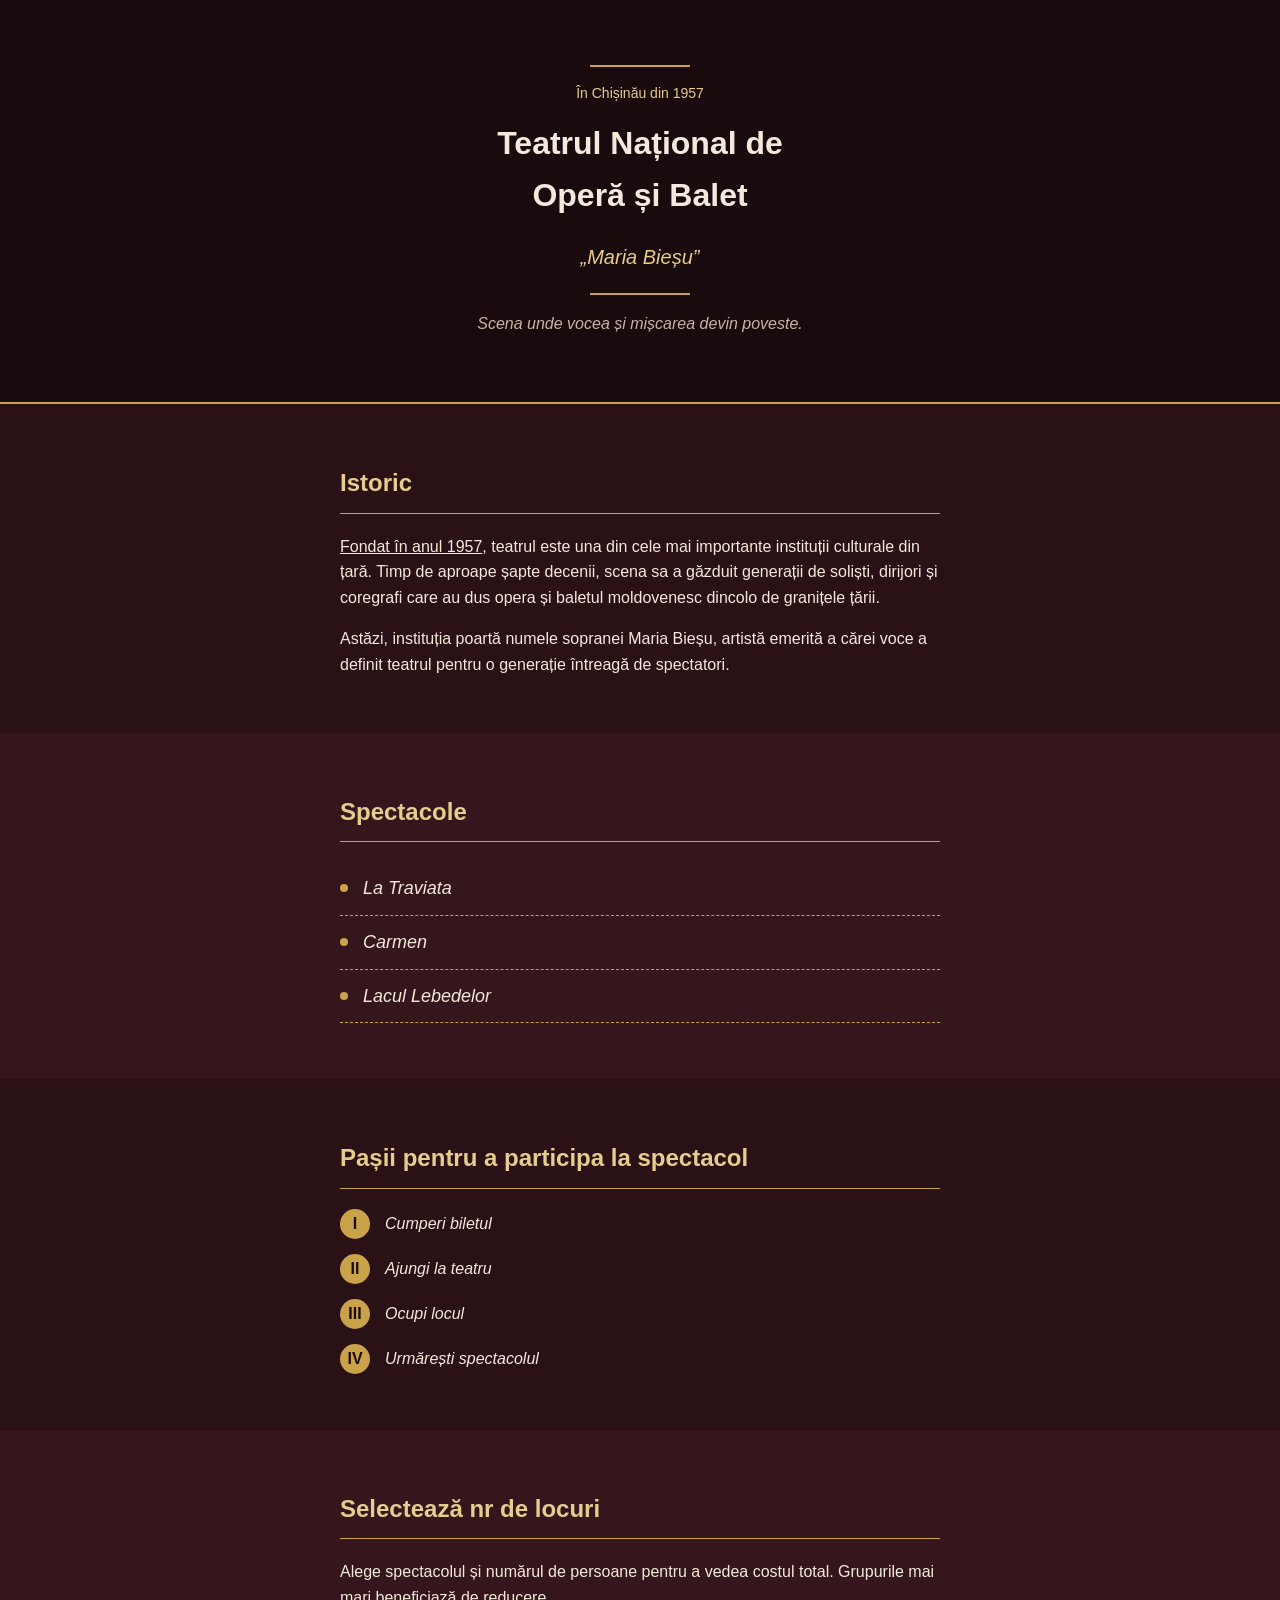
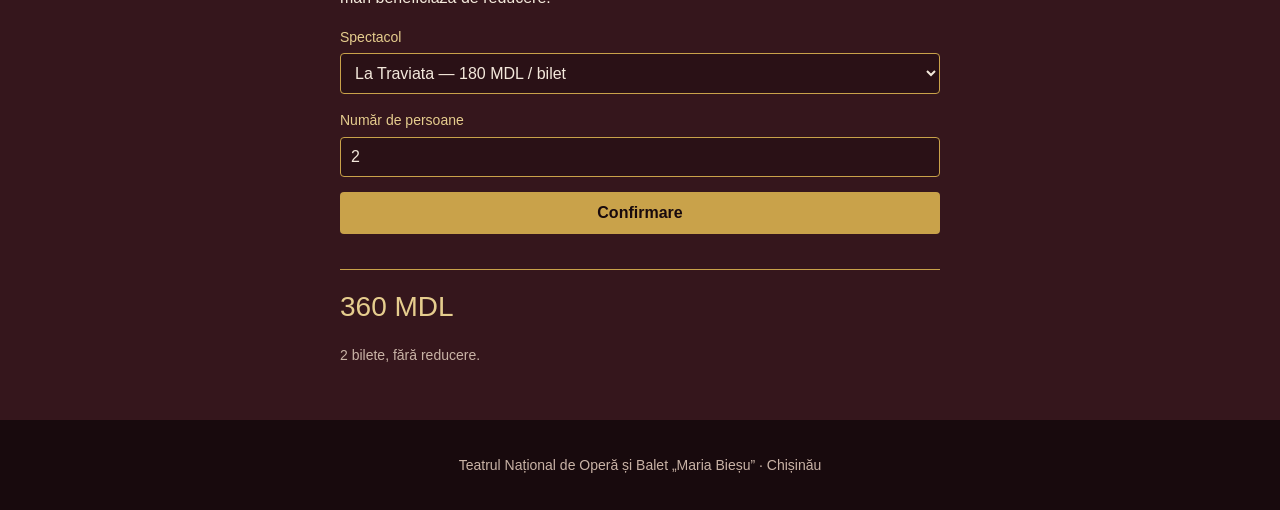
<file: lab1/index.html>
<!DOCTYPE html>
<html lang="ro">

<head>
    <meta charset="UTF-8">
    <meta name="viewport" content="width=device-width, initial-scale=1.0">
    <title>Teatrul Național de Operă și Balet „Maria Bieșu”</title>
    <link rel="preconnect" href="https://fonts.googleapis.com">
    <link rel="preconnect" href="https://fonts.gstatic.com" crossorigin>
    <link href="https://fonts.googleapis.com/css2?family=Cormorant+Garamond:ital,wght@0,400;0,500;0,600;1,500&family=Inter:wght@400;500;600&display=swap" rel="stylesheet">
    <link rel="stylesheet" href="style.css">
</head>

<body>

    <header class="hero">
        <div class="hero__rule" aria-hidden="true"></div>
        <p class="hero__eyebrow"> În Chișinău din 1957</p>
        <h1 class="hero__title">Teatrul Național de<br>Operă și Balet</h1>
        <p class="hero__signature">„Maria Bieșu”</p>
        <div class="hero__rule" aria-hidden="true"></div>
        <p class="hero__sub">Scena unde vocea și mișcarea devin poveste.</p>
    </header>

    <main>

        <section class="section" id="istoric">
            <h2 class="section__title">Istoric</h2>
            <div class="section__body">
                <p class="drop"><u>Fondat în anul 1957</u>, teatrul este una din cele mai importante instituții
                    culturale din țară. Timp de aproape șapte decenii, scena sa a găzduit generații de soliști,
                    dirijori și coregrafi care au dus opera și baletul moldovenesc dincolo de granițele țării.</p>
                <p>Astăzi, instituția poartă numele sopranei Maria Bieșu, artistă emerită a cărei voce a definit
                    teatrul pentru o generație întreagă de spectatori.</p>
            </div>
        </section>

        <section class="section section--dark" id="spectacole">
            <h2 class="section__title">Spectacole</h2>
            <ul class="playbill">
                <li class="playbill__item">
                    <span class="playbill__mark" aria-hidden="true"></span>
                    <i>La Traviata</i>
                </li>
                <li class="playbill__item">
                    <span class="playbill__mark" aria-hidden="true"></span>
                    <i>Carmen</i>
                </li>
                <li class="playbill__item">
                    <span class="playbill__mark" aria-hidden="true"></span>
                    <i>Lacul Lebedelor</i>
                </li>
            </ul>
        </section>

        <section class="section" id="pasi">
            <h2 class="section__title">Pașii pentru a participa la spectacol</h2>
            <ol class="steps">
                <li class="steps__item">
                    <span class="steps__num">I</span>
                    <span class="steps__text"><i>Cumperi biletul</i></span>
                </li>
                <li class="steps__item">
                    <span class="steps__num">II</span>
                    <span class="steps__text"><i>Ajungi la teatru</i></span>
                </li>
                <li class="steps__item">
                    <span class="steps__num">III</span>
                    <span class="steps__text"><i>Ocupi locul</i></span>
                </li>
                <li class="steps__item">
                    <span class="steps__num">IV</span>
                    <span class="steps__text"><i>Urmărești spectacolul</i></span>
                </li>
            </ol>
        </section>

        <section class="section section--dark" id="calculator">
            <h2 class="section__title">Selectează nr de locuri</h2>
            <p class="calc__intro">Alege spectacolul și numărul de persoane pentru a vedea costul total. Grupurile
                mai mari beneficiază de reducere.</p>

            <div class="calc">
                <div class="calc__field">
                    <label for="spectacol">Spectacol</label>
                    <select id="spectacol">
                        <option value="180">La Traviata — 180 MDL / bilet</option>
                        <option value="160">Carmen — 160 MDL / bilet</option>
                        <option value="150">Lacul Lebedelor — 150 MDL / bilet</option>
                    </select>
                </div>

                <div class="calc__field">
                    <label for="persoane">Număr de persoane</label>
                    <input type="number" id="persoane" min="1" max="50" value="2" step="1">
                </div>

                <button type="button" onclick="info()"  id="calculeazaBtn" class="calc__button">Confirmare</button>

                <div class="calc__result" id="rezultat" aria-live="polite">
                    <p class="calc__price">— MDL</p>
                    <p class="calc__note">Completează datele de mai sus.</p>
                </div>
            </div>
        </section>

    </main>

    <footer class="footer">
        <p>Teatrul Național de Operă și Balet „Maria Bieșu” · Chișinău</p>
    </footer>

    <script src="script.js"></script>
</body>

</html>
</file>
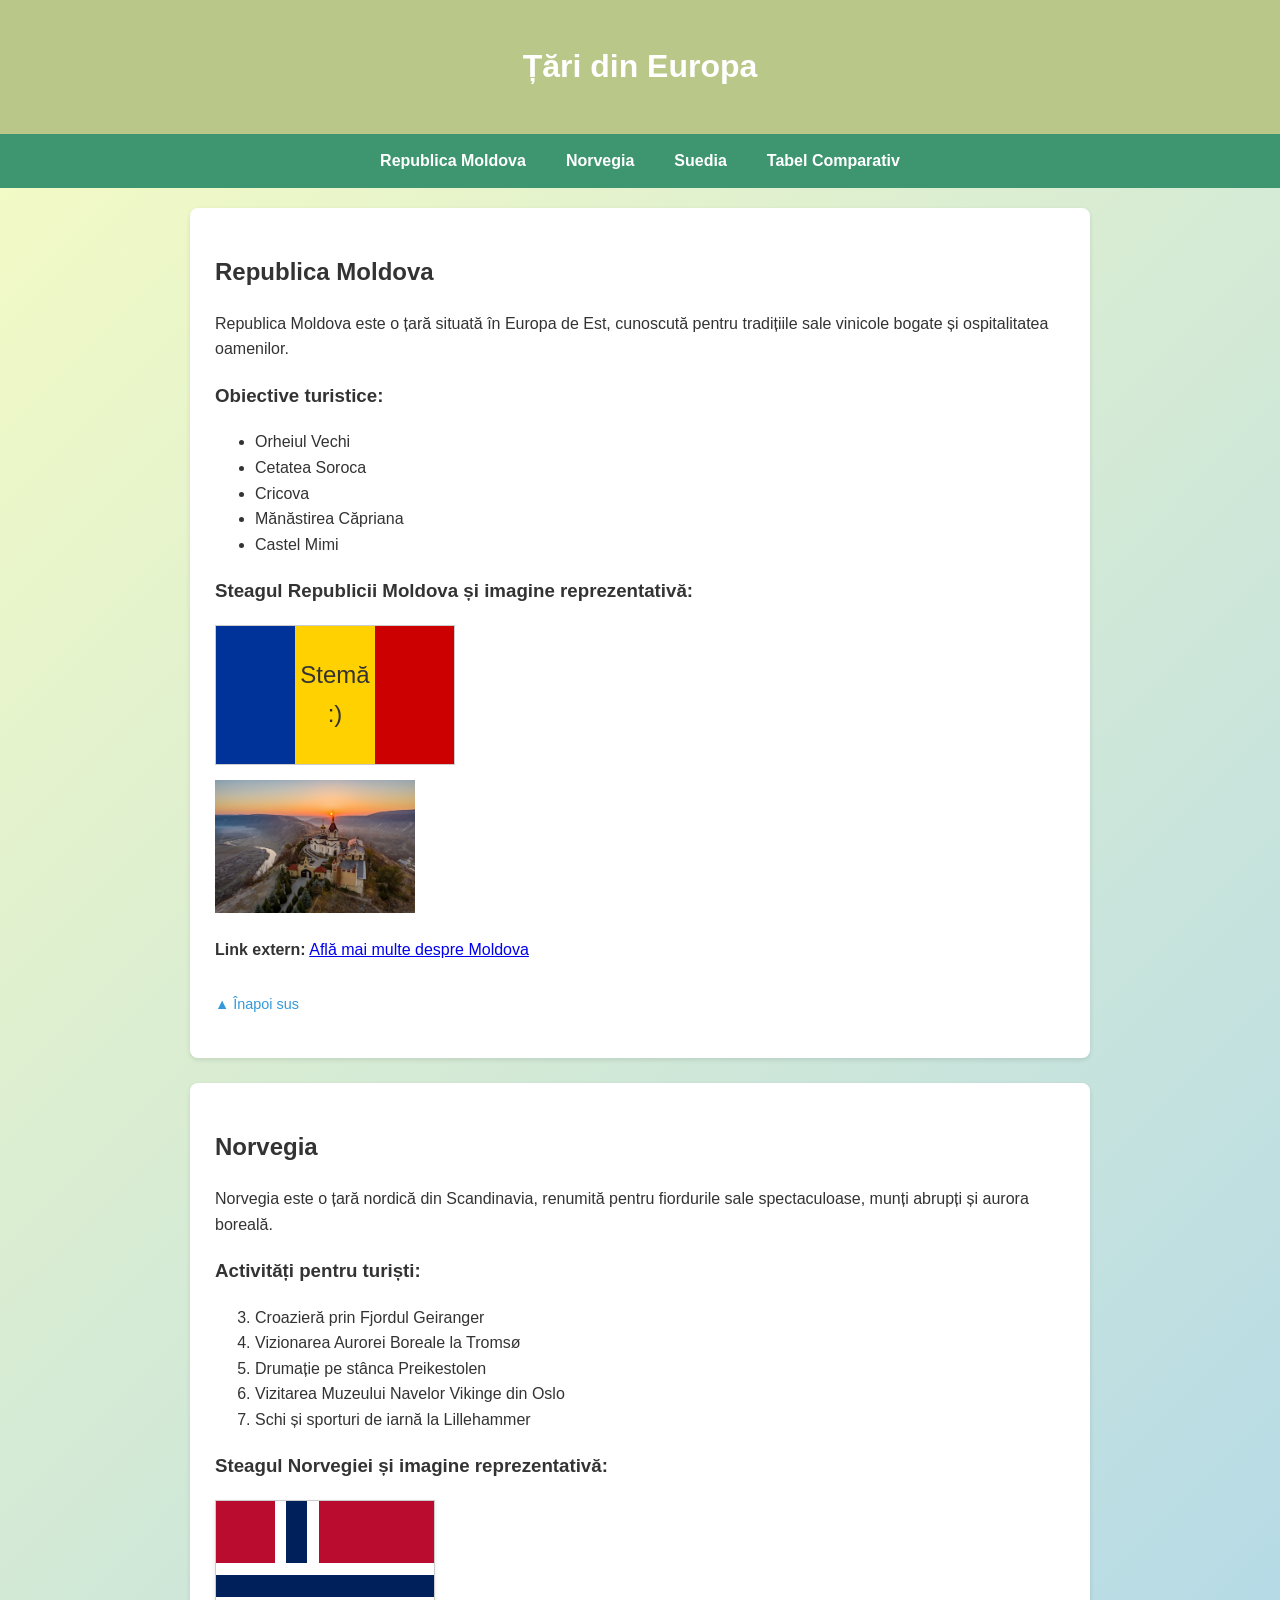
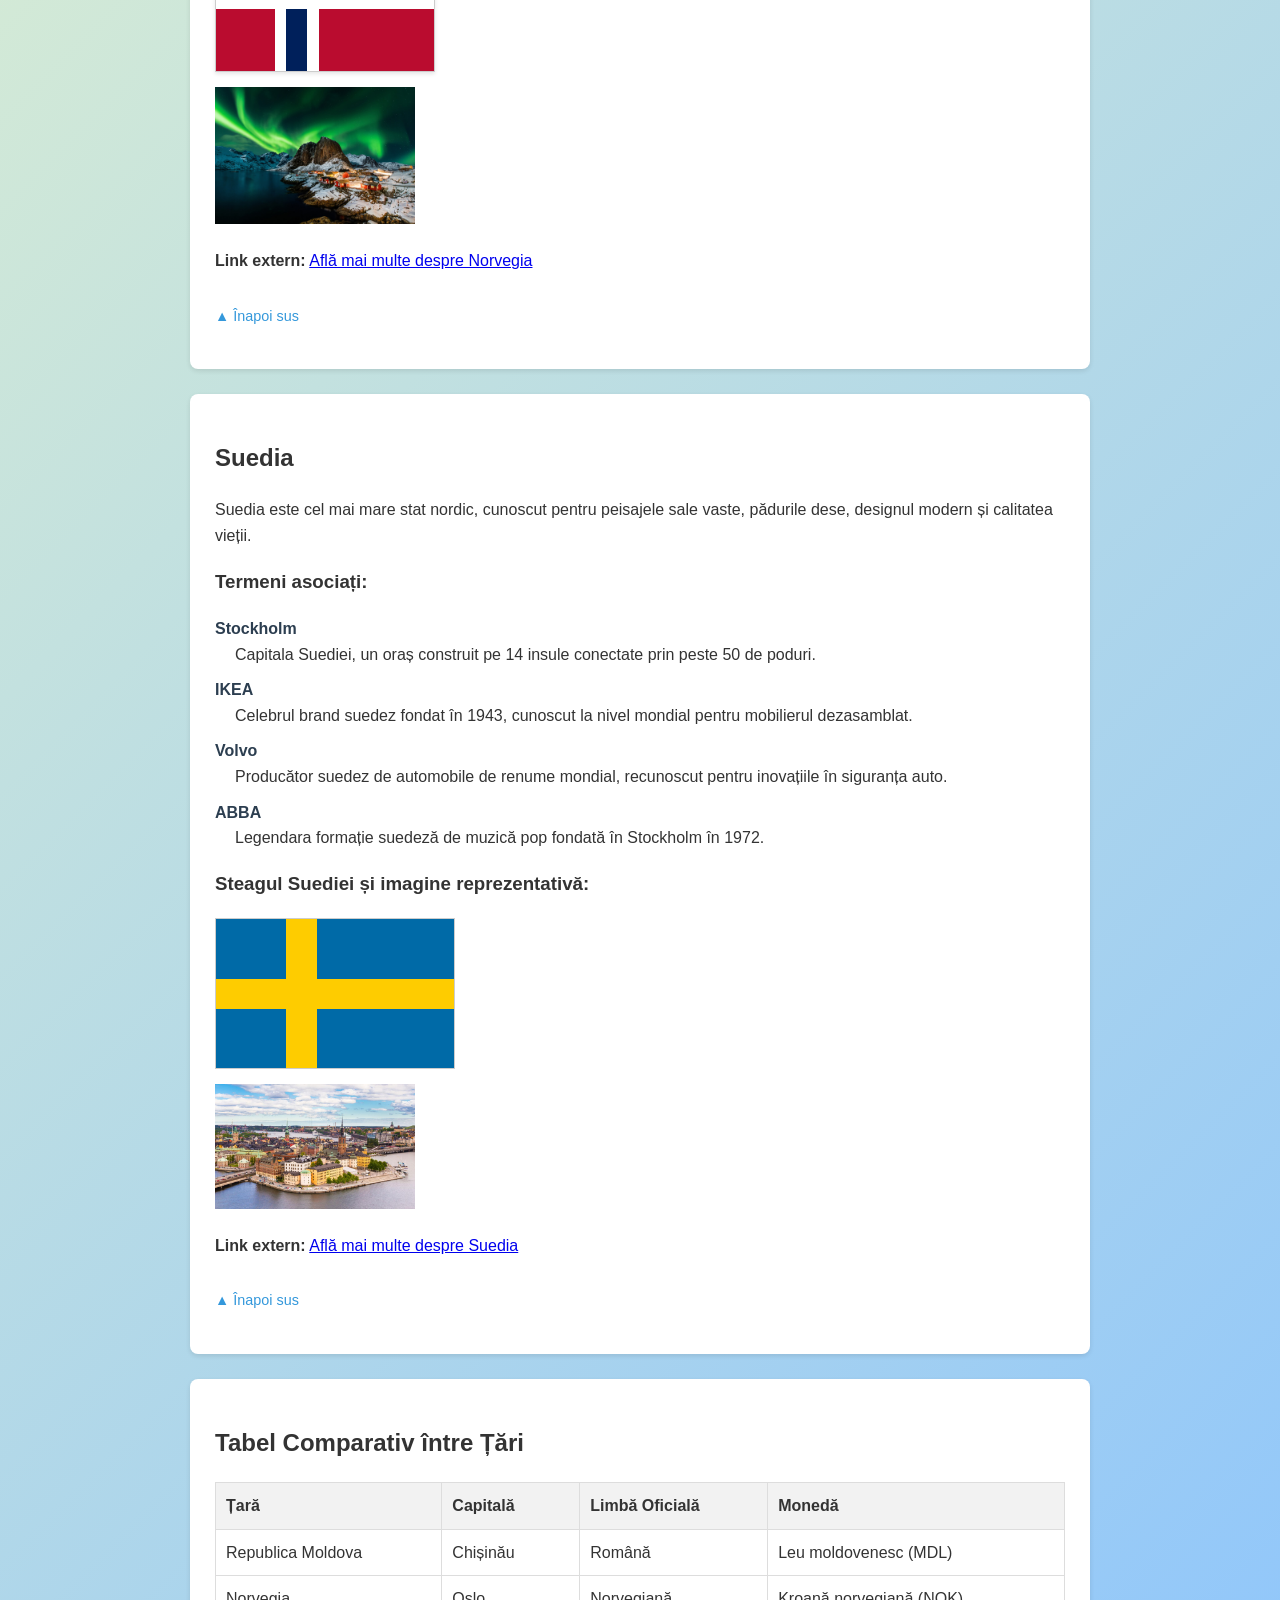
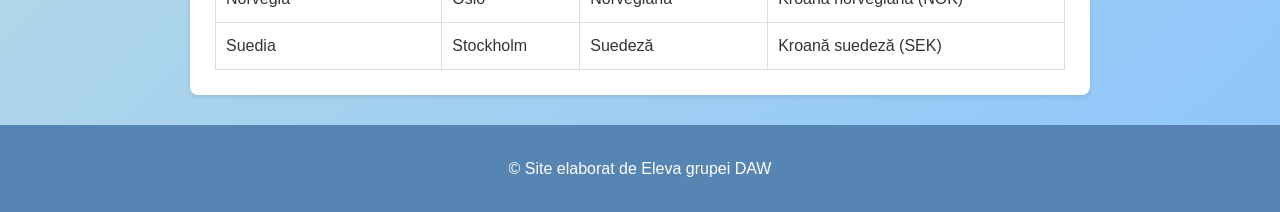
<file: lab2/index.html>
<!DOCTYPE html>
<html lang="ro">

<head>
    <meta charset="UTF-8">
    <meta name="viewport" content="width=device-width, initial-scale=1.0">
    <title>Informații despre Țări - Moldova, Norvegia, Suedia</title>
    <link rel="stylesheet" href="style.css">
</head>

<body>

    <header id="top">
        <h1>Țări din Europa</h1>
    </header>


    <nav>
        <ul>
            <li><a href="#moldova">Republica Moldova</a></li>
            <li><a href="#norvegia">Norvegia</a></li>
            <li><a href="#suedia">Suedia</a></li>
            <li><a href="#comparatie">Tabel Comparativ</a></li>
        </ul>
    </nav>


    <div class="container">

        <div id="moldova" class="country-card">
            <section>
                <h2>Republica Moldova</h2>
                <p>Republica Moldova este o țară situată în Europa de Est, cunoscută pentru tradițiile sale vinicole
                    bogate și ospitalitatea oamenilor.</p>

                <h3>Obiective turistice:</h3>
                <ul>
                    <li>Orheiul Vechi</li>
                    <li>Cetatea Soroca</li>
                    <li>Cricova</li>
                    <li>Mănăstirea Căpriana</li>
                    <li>Castel Mimi</li>
                </ul>

                <h3>Steagul Republicii Moldova și imagine reprezentativă:</h3>
                <div class="flag-and-image-container">
                    <table class="flag flag-moldova">
                        <tr>
                            <td class="blue"></td>
                            <td class="yellow"><span class="emblem">Stemă :)</span></td>
                            <td class="red"></td>
                        </tr>
                    </table>
                    <img src="R.Moldova.jpg" alt="Peisaj Republica Moldova - Orheiul Vechi" class="flag-country-img"
                        width="200">
                </div>

                <p><strong>Link extern:</strong> <a href="https://ro.wikipedia.org/wiki/Republica_Moldova"
                        target="_blank">Află mai multe despre Moldova</a></p>

                <p><a href="#top" class="back-top">▲ Înapoi sus</a></p>
            </section>
        </div>

        <div id="norvegia" class="country-card">
            <section>
                <h2>Norvegia</h2>
                <p>Norvegia este o țară nordică din Scandinavia, renumită pentru fiordurile sale spectaculoase, munți
                    abrupți și aurora boreală.</p>

                <h3>Activități pentru turiști:</h3>
                <ol start="3">
                    <li>Croazieră prin Fjordul Geiranger</li>
                    <li>Vizionarea Aurorei Boreale la Tromsø</li>
                    <li>Drumație pe stânca Preikestolen</li>
                    <li>Vizitarea Muzeului Navelor Vikinge din Oslo</li>
                    <li>Schi și sporturi de iarnă la Lillehammer</li>
                </ol>

                <h3>Steagul Norvegiei și imagine reprezentativă:</h3>
                <div class="flag-and-image-container">
                    <table class="flag-norway">
                        <tr>
                            <td class="bg-red w-red-left h-top"></td>
                            <td class="bg-white w-white-v"></td>
                            <td class="bg-blue w-blue-v"></td>
                            <td class="bg-white w-white-v"></td>
                            <td class="bg-red w-red-right h-top"></td>
                        </tr>
                        <tr>
                            <td class="bg-white h-white-h" colspan="5"></td>
                        </tr>
                        <tr>
                            <td class="bg-blue h-blue-h" colspan="5"></td>
                        </tr>
                        <tr>
                            <td class="bg-white h-white-h" colspan="5"></td>
                        </tr>
                        <tr>
                            <td class="bg-red w-red-left h-bottom"></td>
                            <td class="bg-white w-white-v"></td>
                            <td class="bg-blue w-blue-v"></td>
                            <td class="bg-white w-white-v"></td>
                            <td class="bg-red w-red-right h-bottom"></td>
                        </tr>
                    </table>
                    <img src="Norvegia.jpg" alt="Peisaj Norvegia - Fiorduri" class="flag-country-img" width="200">
                </div>

                <p><strong>Link extern:</strong> <a href="https://ro.wikipedia.org/wiki/Norvegia" target="_blank">Află
                        mai multe despre Norvegia</a></p>

                <p><a href="#top" class="back-top">▲ Înapoi sus</a></p>
            </section>
        </div>

        <div id="suedia" class="country-card">
            <section>
                <h2>Suedia</h2>
                <p>Suedia este cel mai mare stat nordic, cunoscut pentru peisajele sale vaste, pădurile dese, designul
                    modern și calitatea vieții.</p>

                <h3>Termeni asociați:</h3>
                <dl>
                    <dt>Stockholm</dt>
                    <dd>Capitala Suediei, un oraș construit pe 14 insule conectate prin peste 50 de poduri.</dd>

                    <dt>IKEA</dt>
                    <dd>Celebrul brand suedez fondat în 1943, cunoscut la nivel mondial pentru mobilierul dezasamblat.
                    </dd>

                    <dt>Volvo</dt>
                    <dd>Producător suedez de automobile de renume mondial, recunoscut pentru inovațiile în siguranța
                        auto.</dd>

                    <dt>ABBA</dt>
                    <dd>Legendara formație suedeză de muzică pop fondată în Stockholm în 1972.</dd>
                </dl>

                <h3>Steagul Suediei și imagine reprezentativă:</h3>
                <div class="flag-and-image-container">
                    <table class="flag flag-sweden">
                        <tr class="row-top">
                            <td class="sw-blue"></td>
                            <td class="sw-yellow"></td>
                            <td class="sw-blue"></td>
                        </tr>
                        <tr class="row-middle">
                            <td class="sw-yellow" colspan="3"></td>
                        </tr>
                        <tr class="row-bottom">
                            <td class="sw-blue"></td>
                            <td class="sw-yellow"></td>
                            <td class="sw-blue"></td>
                        </tr>
                    </table>
                    <img src="Suedia.jpg" alt="Peisaj Suedia - Stockholm" class="flag-country-img" width="200">
                </div>

                <p><strong>Link extern:</strong> <a href="https://ro.wikipedia.org/wiki/Suedia" target="_blank">Află mai
                        multe despre Suedia</a></p>

                <p><a href="#top" class="back-top">▲ Înapoi sus</a></p>
            </section>
        </div>

        <div id="comparatie" class="country-card">
            <h2>Tabel Comparativ între Țări</h2>
            <table class="comparison-table">
                <thead>
                    <tr>
                        <th>Țară</th>
                        <th>Capitală</th>
                        <th>Limbă Oficială</th>
                        <th>Monedă</th>
                    </tr>
                </thead>
                <tbody>
                    <tr>
                        <td>Republica Moldova</td>
                        <td>Chișinău</td>
                        <td>Română</td>
                        <td>Leu moldovenesc (MDL)</td>
                    </tr>
                    <tr>
                        <td>Norvegia</td>
                        <td>Oslo</td>
                        <td>Norvegiană</td>
                        <td>Kroană norvegiană (NOK)</td>
                    </tr>
                    <tr>
                        <td>Suedia</td>
                        <td>Stockholm</td>
                        <td>Suedeză</td>
                        <td>Kroană suedeză (SEK)</td>
                    </tr>
                </tbody>
            </table>
        </div>

    </div>

    <footer>
        <p>&copy; Site elaborat de Eleva grupei DAW</p>
    </footer>

    <script src="script.js"></script>
</body>

</html>
</file>
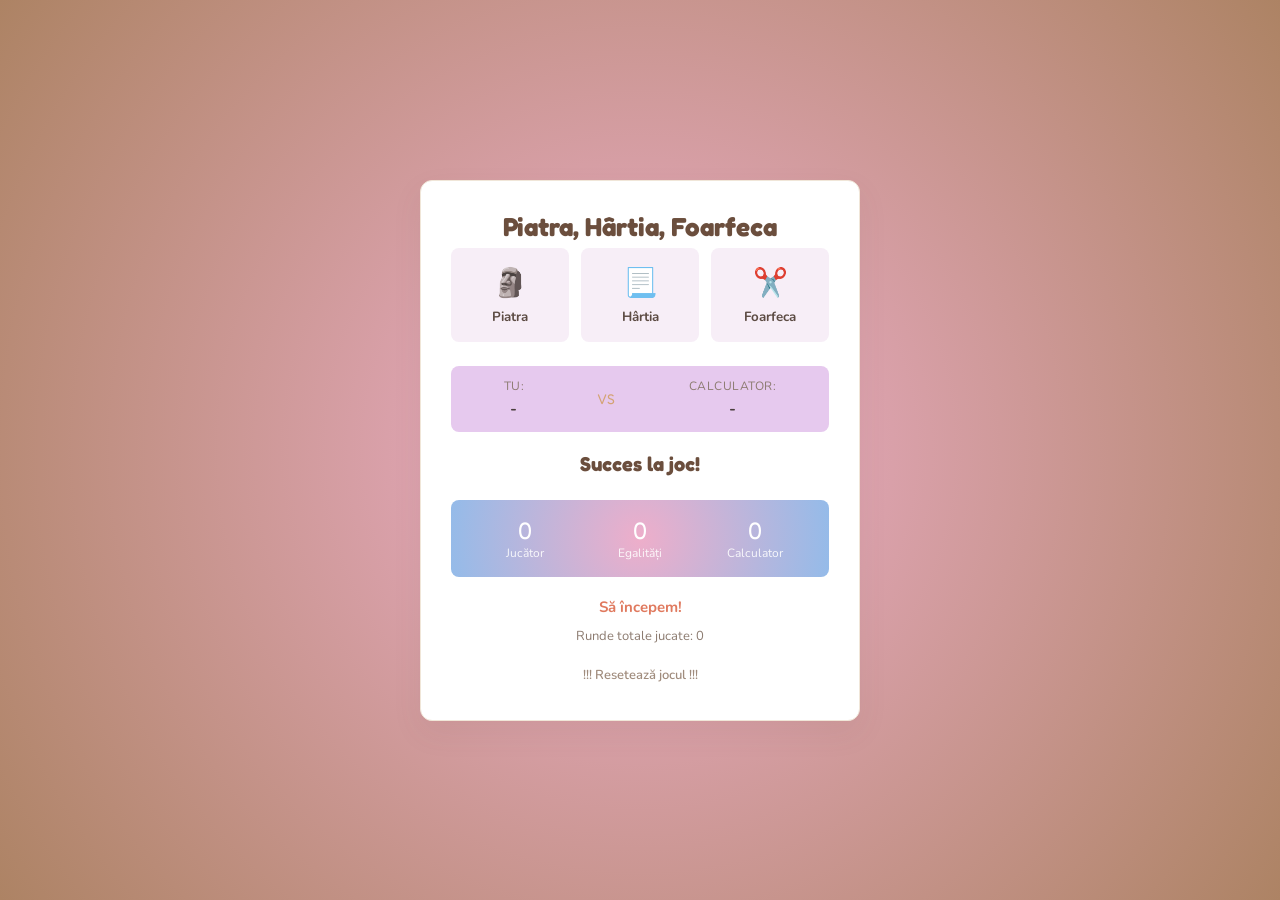
<file: lab3/index.html>
<!DOCTYPE html>
<html lang="ro">
<head>
    <meta charset="UTF-8">
    <meta name="viewport" content="width=device-width, initial-scale=1.0">
    <title>Piatra, Hârtia, Foarfeca</title>
    <link rel="preconnect" href="https://fonts.googleapis.com">
    <link rel="preconnect" href="https://fonts.gstatic.com" crossorigin>
    <link href="https://fonts.googleapis.com/css2?family=Fredoka:wght@400;600&family=Nunito:wght@400;600;700&display=swap" rel="stylesheet">
    <link rel="stylesheet" href="style.css">
</head>
<body>

    <div class="card-joc">
        <header>
            <h1>Piatra, Hârtia, Foarfeca</h1>
        </header>

        <div class="zona-butoane">
            <button id="btn-piatra" class="btn-alegere">
                <span class="emoji">🗿</span>
                <span>Piatra</span>
            </button>
            <button id="btn-hartia" class="btn-alegere">
                <span class="emoji">📃</span>
                <span>Hârtia</span>
            </button>
            <button id="btn-foarfeca" class="btn-alegere">
                <span class="emoji">✂️</span>
                <span>Foarfeca</span>
            </button>
        </div>

        <div class="zona-duel">
            <div class="caseta-alegere">
                <span class="eticheta">Tu:</span>
                <span id="alegere-jucator" class="valoare-alegere">-</span>
            </div>
            <div class="versus">VS</div>
            <div class="caseta-alegere">
                <span class="eticheta">Calculator:</span>
                <span id="alegere-calc" class="valoare-alegere">-</span>
            </div>
        </div>

        <div class="zona-rezultat">
            <h2 id="rezultat-runda">Succes la joc!</h2>
        </div>

        <div class="panou-scor">
            <div class="coloana-scor">
                <span class="numar-scor" id="scor-jucator">0</span>
                <span class="titlu-scor">Jucător</span>
            </div>
            <div class="coloana-scor">
                <span class="numar-scor" id="scor-egala">0</span>
                <span class="titlu-scor">Egalități</span>
            </div>
            <div class="coloana-scor">
                <span class="numar-scor" id="scor-calc">0</span>
                <span class="titlu-scor">Calculator</span>
            </div>
        </div>

        <footer>
            <p id="mesaj-lider" class="status-joc">Să începem!</p>
            <p class="runde-info">Runde totale jucate: <span id="runde-totale">0</span></p>
            <button id="btn-reset" class="btn-reset">!!! Resetează jocul !!!</button>
        </footer>
    </div>

    <script src="script.js"></script>
</body>
</html>
</file>
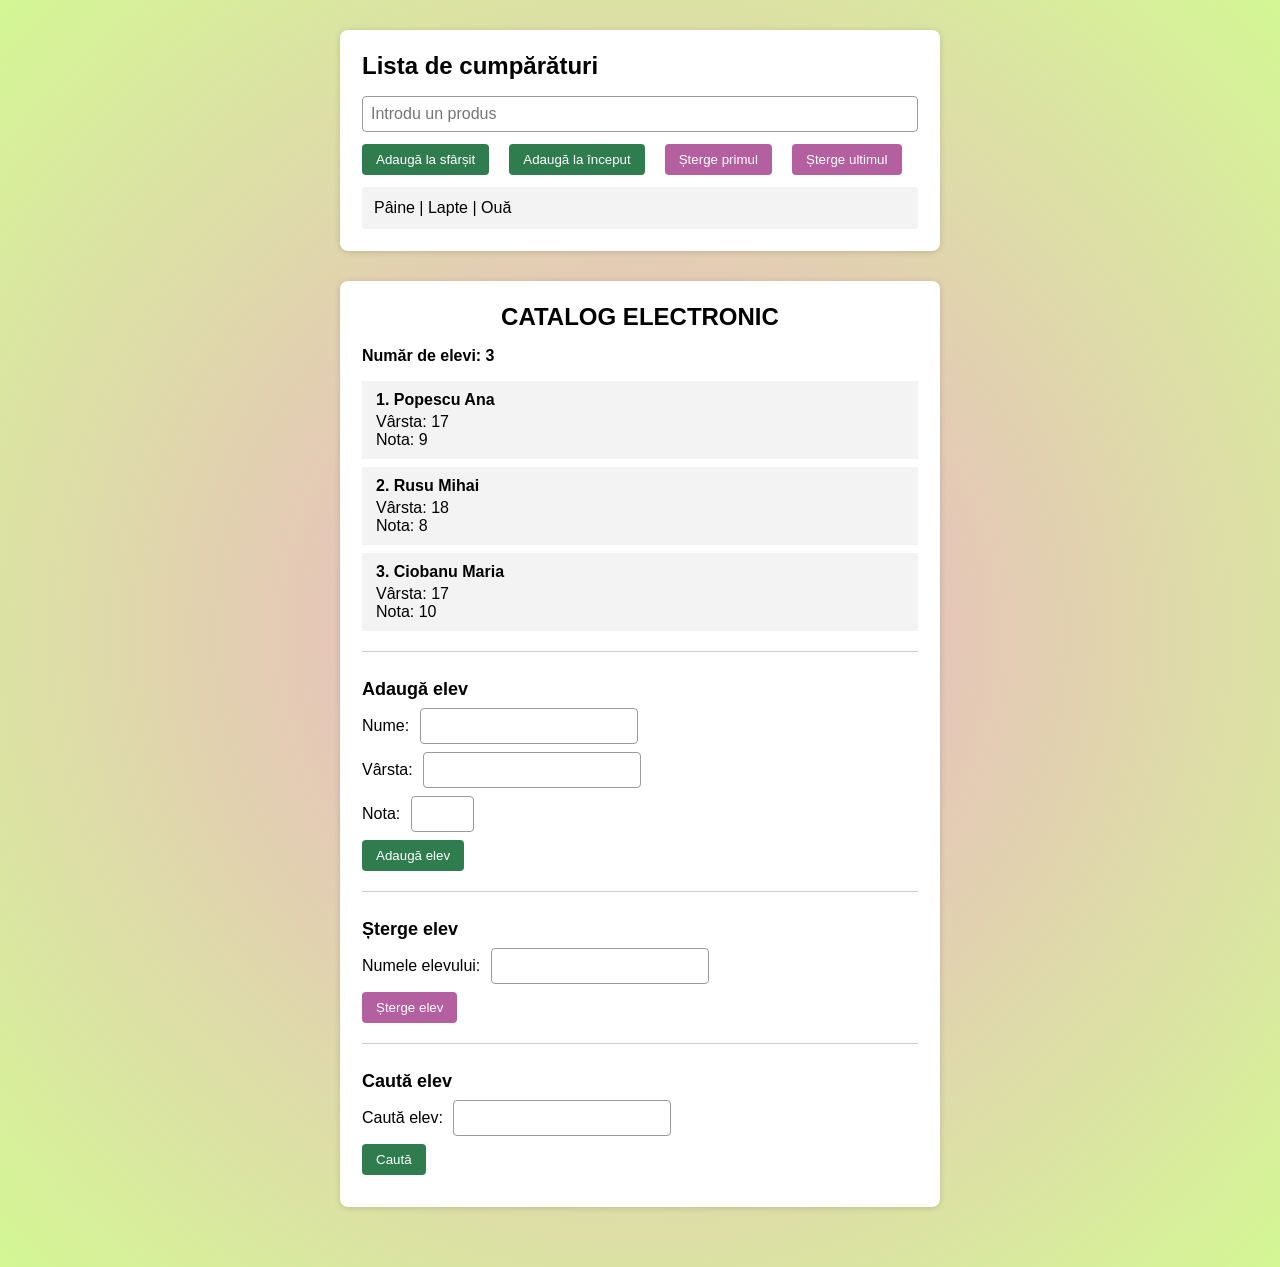
<file: lab4/index.html>
<!DOCTYPE html>
<html lang="ro">
<head>
  <meta charset="UTF-8">
  <meta name="viewport" content="width=device-width, initial-scale=1">
  <title>Laborator 4 – Liste și metodele Array</title>
  <link rel="stylesheet" href="style.css">
</head>
<body>


  
  <div class="card">
    <h1>Lista de cumpărături</h1>

    <input type="text" id="produs" placeholder="Introdu un produs">

    <div class="butoane">
      <button id="btnSfarsit">Adaugă la sfârșit</button>
      <button id="btnInceput">Adaugă la început</button>
      <button id="btnPrimul" class="sterge">Șterge primul</button>
      <button id="btnUltimul" class="sterge">Șterge ultimul</button>
    </div>

    <div id="lista"></div>
  </div>

 
  <div class="card">
    <h1 class="centru">CATALOG ELECTRONIC</h1>
    <p class="numar">Număr de elevi: <span id="numar">0</span></p>
    <div id="catalog"></div>

    <section>
      <h2>Adaugă elev</h2>
      <label>Nume: <input type="text" id="nume"></label>
      <label>Vârsta: <input type="number" id="varsta" min="1"></label>
      <label>Nota: <input type="number" id="nota" min="1" max="10"></label>
      <button id="btnAdauga">Adaugă elev</button>
    </section>

    <section>
      <h2>Șterge elev</h2>
      <label>Numele elevului: <input type="text" id="numeSterge"></label>
      <button id="btnSterge" class="sterge">Șterge elev</button>
      <p id="mesajSterge" class="mesaj"></p>
    </section>

    <section>
      <h2>Caută elev</h2>
      <label>Caută elev: <input type="text" id="numeCauta"></label>
      <button id="btnCauta">Caută</button>
      <div id="rezultat" class="mesaj"></div>
    </section>
  </div>

  <script src="script.js"></script>
</body>
</html>
</file>
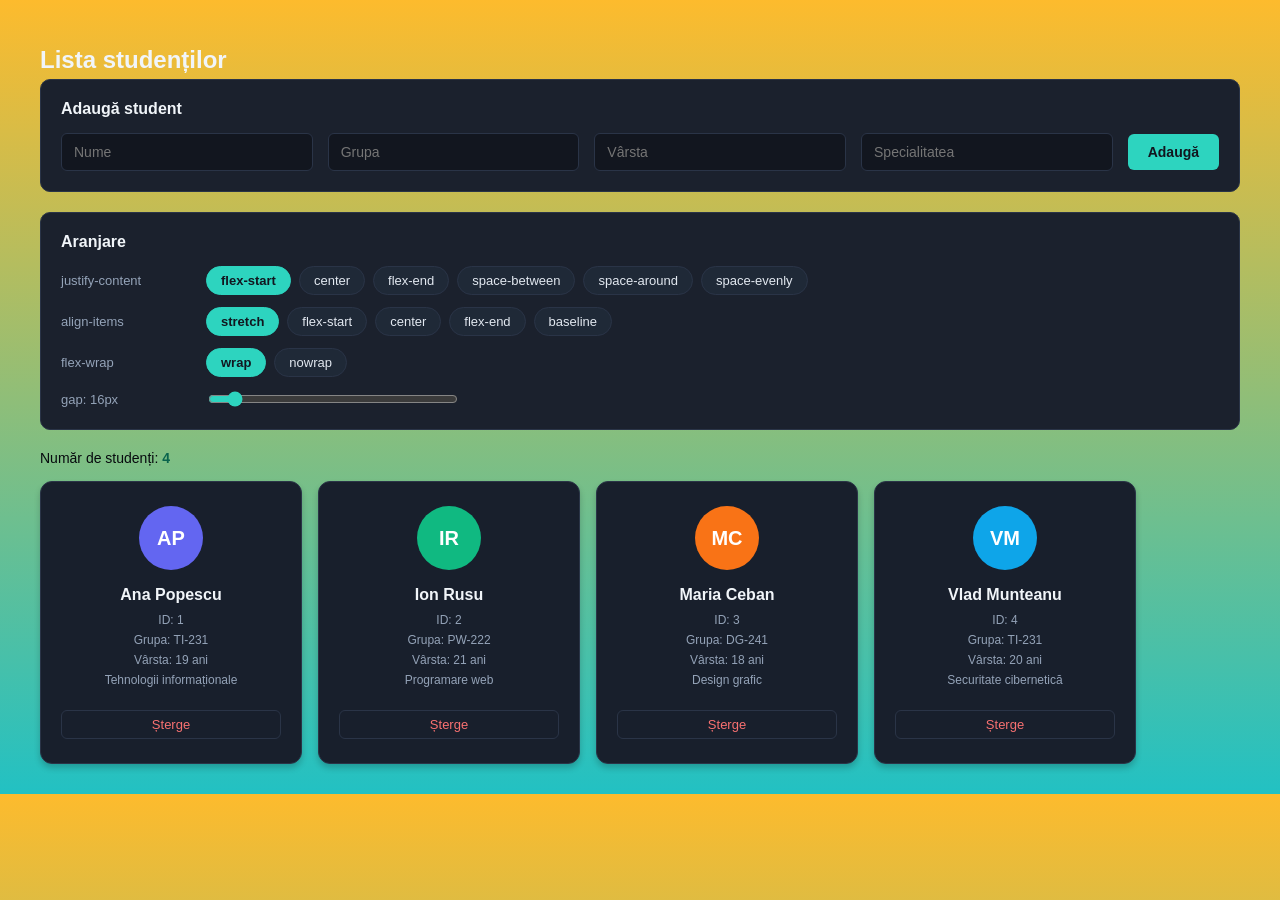
<file: lab5/index.html>
<!DOCTYPE html>
<html lang="ro">
<head>
    <meta charset="UTF-8">
    <meta name="viewport" content="width=device-width, initial-scale=1.0">
    <title>Lista studenților</title>
    <link rel="stylesheet" href="style.css">
</head>
<body>

    <div class="container">
        <h1>Lista studenților</h1>

        <section class="card-section">
            <h2>Adaugă student</h2>
            <form id="studentForm">
                <input type="text" id="name" placeholder="Nume" required>
                <input type="text" id="group" placeholder="Grupa" required>
                <input type="number" id="age" placeholder="Vârsta" min="14" max="100" required>
                <input type="text" id="specialty" placeholder="Specialitatea" required>
                <button type="submit">Adaugă</button>
            </form>
        </section>

        <section class="card-section">
            <h2>Aranjare</h2>
            <div class="control-row">
                <span class="control-label">justify-content</span>
                <div class="btn-group" data-property="justifyContent">
                    <button type="button" class="flex-btn active" data-value="flex-start">flex-start</button>
                    <button type="button" class="flex-btn" data-value="center">center</button>
                    <button type="button" class="flex-btn" data-value="flex-end">flex-end</button>
                    <button type="button" class="flex-btn" data-value="space-between">space-between</button>
                    <button type="button" class="flex-btn" data-value="space-around">space-around</button>
                    <button type="button" class="flex-btn" data-value="space-evenly">space-evenly</button>
                </div>
            </div>

            <div class="control-row">
                <span class="control-label">align-items</span>
                <div class="btn-group" data-property="alignItems">
                    <button type="button" class="flex-btn active" data-value="stretch">stretch</button>
                    <button type="button" class="flex-btn" data-value="flex-start">flex-start</button>
                    <button type="button" class="flex-btn" data-value="center">center</button>
                    <button type="button" class="flex-btn" data-value="flex-end">flex-end</button>
                    <button type="button" class="flex-btn" data-value="baseline">baseline</button>
                </div>
            </div>

            <div class="control-row">
                <span class="control-label">flex-wrap</span>
                <div class="btn-group" data-property="flexWrap">
                    <button type="button" class="flex-btn active" data-value="wrap">wrap</button>
                    <button type="button" class="flex-btn" data-value="nowrap">nowrap</button>
                </div>
            </div>

            <div class="control-row">
                <span class="control-label">gap: <span id="gapValue">16</span>px</span>
                <input type="range" id="gapRange" min="0" max="200" value="16">
            </div>
        </section>

        <p class="counter">Număr de studenți: <span id="studentCount">0</span></p>

        <div id="studentsContainer" class="students-grid"></div>
        
        <p id="emptyMessage" class="empty-message hidden">Nu există niciun student în listă.</p>
    </div>

    <script src="script.js"></script>
</body>
</html>
</file>
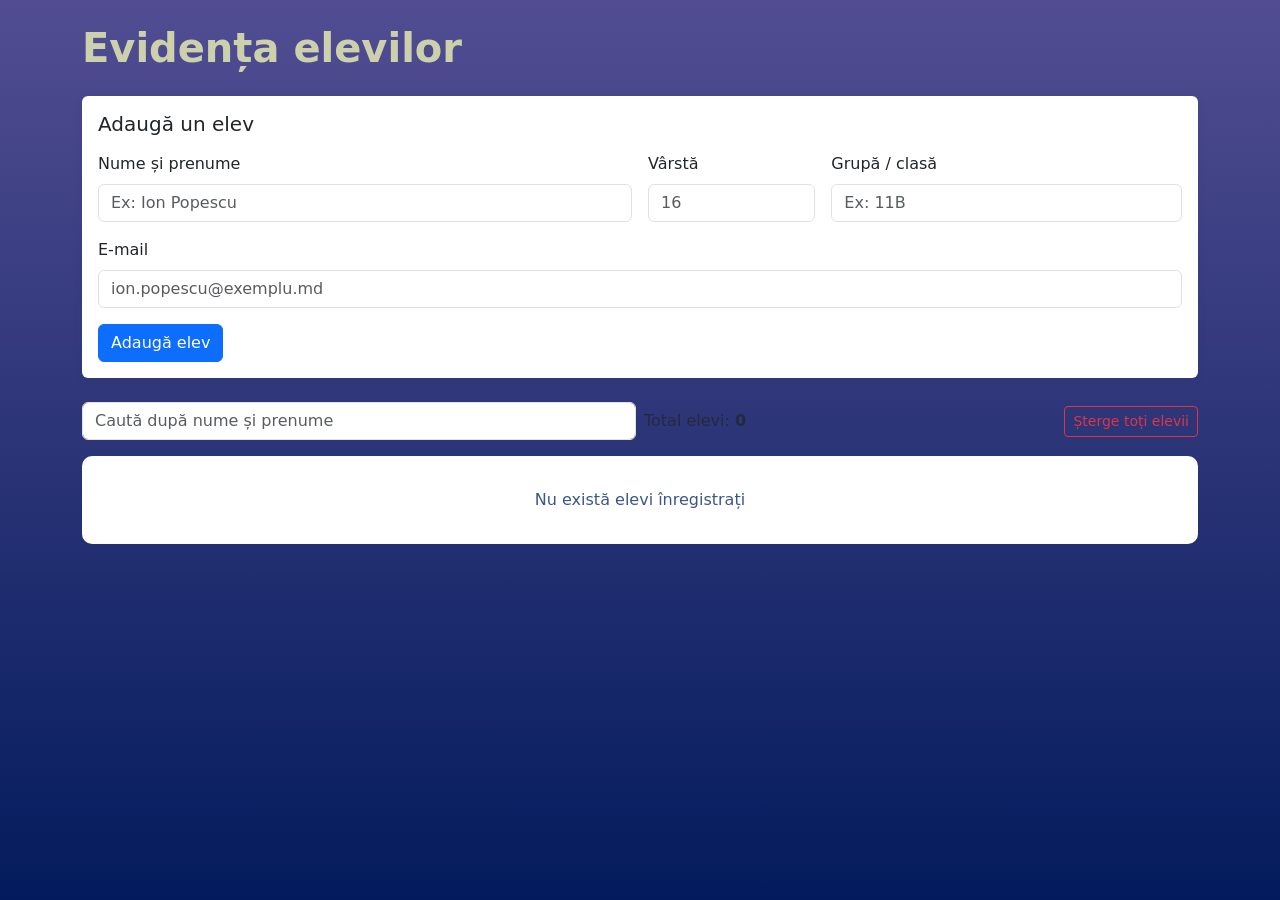
<file: lab6/index.html>
<!DOCTYPE html>
<html lang="ro">
<head>
  <meta charset="UTF-8">
  <meta name="viewport" content="width=device-width, initial-scale=1">
  <title>Evidența elevilor</title>
  <link href="https://cdn.jsdelivr.net/npm/bootstrap@5.3.3/dist/css/bootstrap.min.css" rel="stylesheet">
  <link rel="stylesheet" href="style.css">
</head>
<body>
  <main class="container py-4">
    <h1 class="mb-4">Evidența elevilor</h1>


    <section class="card form-card mb-4">
      <div class="card-body">
        <h2 class="h5 mb-3" id="form-title">Adaugă un elev</h2>

        <div id="mesaj-eroare" class="alert alert-danger d-none" role="alert"></div>

        <form id="form-elev" novalidate>
          <div class="row g-3">
            <div class="col-md-6">
              <label for="nume" class="form-label">Nume și prenume</label>
              <input type="text" id="nume" class="form-control" placeholder="Ex: Ion Popescu">
            </div>
            <div class="col-md-2 col-6">
              <label for="varsta" class="form-label">Vârstă</label>
              <input type="number" id="varsta" class="form-control" min="1" placeholder="16">
            </div>
            <div class="col-md-4 col-6">
              <label for="grupa" class="form-label">Grupă / clasă</label>
              <input type="text" id="grupa" class="form-control" placeholder="Ex: 11B">
            </div>
            <div class="col-12">
              <label for="email" class="form-label">E-mail</label>
              <input type="email" id="email" class="form-control" placeholder="ion.popescu@exemplu.md">
            </div>
          </div>

          <div class="mt-3 d-flex gap-2">
            <button type="submit" id="btn-submit" class="btn btn-primary">Adaugă elev</button>
            <button type="button" id="btn-anuleaza" class="btn btn-outline-secondary d-none">Anulează editarea</button>
          </div>
        </form>
      </div>
    </section>

    <section class="row g-2 align-items-center mb-3">
      <div class="col-md-6">
        <input type="search" id="cautare" class="form-control" placeholder="Caută după nume și prenume">
      </div>
      <div class="col-6 col-md-3">
        <span class="text-muted">Total elevi: <strong id="total">0</strong></span>
      </div>
      <div class="col-6 col-md-3 text-end">
        <button type="button" id="btn-sterge-toti" class="btn btn-outline-danger btn-sm">Șterge toți elevii</button>
      </div>
    </section>

    <!-- Carduri -->
    <section id="lista-elevi" class="row g-3"></section>
  </main>

  <script src="script.js"></script>
</body>
</html>
</file>
<file: lab1/style.css>
body {
    background-color: #2a1116;
    color: #f4e9dc;
    font-family: Arial, sans-serif;
    margin: 0;
    line-height: 1.6;
}

.hero {
    background-color: #180a0d;
    text-align: center;
    padding: 50px 20px;
    border-bottom: 2px solid #c9a24a;
}

.hero__eyebrow {
    font-size: 14px;
    color: #e6cd8e;
}

.hero__title {
    font-size: 32px;
    color: #f4e9dc;
    margin: 10px 0;
}

.hero__signature {
    font-size: 20px;
    font-style: italic;
    color: #e6cd8e;
}

.hero__rule {
    width: 100px;
    height: 2px;
    background-color: #c9a24a;
    margin: 15px auto;
}

.hero__sub {
    font-style: italic;
    color: #c9b3a6;
}

.section {
    max-width: 600px;
    margin: 0 auto;
    padding: 40px 20px;
}

.section--dark {
    background-color: #35161c;
    max-width: 100%;
    padding: 40px 20px;
}

.section--dark > * {
    max-width: 600px;
    margin-left: auto;
    margin-right: auto;
}

.section__title {
    font-size: 24px;
    color: #e6cd8e;
    border-bottom: 1px solid #c9a24a;
    padding-bottom: 10px;
    margin-bottom: 20px;
}

.section__body p {
    margin-bottom: 15px;
}

.playbill {
    list-style: none;
    padding: 0;
}

.playbill__item {
    display: flex;
    align-items: center;
    gap: 15px;
    padding: 12px 0;
    border-bottom: 1px dashed #c9a24a;
    font-size: 18px;
}

.playbill__mark {
    width: 8px;
    height: 8px;
    background-color: #c9a24a;
    border-radius: 50%;
}

.steps {
    list-style: none;
    padding: 0;
}

.steps__item {
    display: flex;
    align-items: center;
    gap: 15px;
    margin-bottom: 15px;
}

.steps__num {
    background-color: #c9a24a;
    color: #180a0d;
    font-weight: bold;
    width: 30px;
    height: 30px;
    display: flex;
    align-items: center;
    justify-content: center;
    border-radius: 50%;
}

.calc {
    display: flex;
    flex-direction: column;
    gap: 15px;
}

.calc__field {
    display: flex;
    flex-direction: column;
    gap: 5px;
}

.calc__field label {
    font-size: 14px;
    color: #e6cd8e;
}

.calc__field select,
.calc__field input {
    padding: 10px;
    background-color: #2a1116;
    color: #f4e9dc;
    border: 1px solid #c9a24a;
    border-radius: 4px;
    font-size: 16px;
}

.calc__button {
    background-color: #c9a24a;
    color: #180a0d;
    border: none;
    padding: 12px;
    font-weight: bold;
    font-size: 16px;
    border-radius: 4px;
    cursor: pointer;
}

.calc__button:hover {
    background-color: #e6cd8e;
}

.calc__result {
    margin-top: 20px;
    border-top: 1px solid #c9a24a;
    padding-top: 15px;
}

.calc__price {
    font-size: 28px;
    color: #e6cd8e;
    margin: 0;
}

.calc__note {
    font-size: 14px;
    color: #c9b3a6;
}

.footer {
    text-align: center;
    padding: 20px;
    background-color: #180a0d;
    color: #c9b3a6;
    font-size: 14px;
}
</file>
<file: lab2/style.css>
body {
    font-family: Arial, sans-serif;
    margin: 0;
    padding: 0;
    background-color: #f4f6f9;
    color: #333;
    line-height: 1.6;
    background: linear-gradient(135deg, #f6fcc3 0%, #8ec5fc 100%);
    min-height: 100vh;
}

header {
    background-color: #b9c789;
    color: #ffffff;
    text-align: center;
    padding: 20px;
}

nav {
    background-color: #3e9671;
    position: sticky;
    top: 0;
    z-index: 1000;
}

nav ul {
    list-style: none;
    margin: 0;
    padding: 0;
    display: flex;
    justify-content: center;
}

nav ul li a {
    display: block;
    color: white;
    padding: 14px 20px;
    text-decoration: none;
    font-weight: bold;
}

nav ul li a:hover {
    background-color: #1abc9c;
}

.container {
    max-width: 900px;
    margin: 20px auto;
    padding: 0 15px;
}

.country-card {
    background: #ffffff;
    border-radius: 8px;
    padding: 25px;
    margin-bottom: 25px;
    box-shadow: 0 2px 5px rgba(0, 0, 0, 0.1);
}

dt {
    font-weight: bold;
    color: #2c3e50;
    margin-top: 10px;
}

dd {
    margin-left: 20px;
    margin-bottom: 10px;
}

.back-top {
    display: inline-block;
    margin-top: 15px;
    color: #3498db;
    text-decoration: none;
    font-size: 0.9em;
}

.flag {
    border-collapse: collapse;
    margin: 15px 0;
    border: 1px solid #ccc;
}

.flag-moldova {
    width: 240px;
    height: 140px;
}

.flag-moldova td {
    width: 33.33%;
    text-align: center;
}

.blue {
    background-color: #003399;
}

.yellow {
    background-color: #FFD100;
}

.red {
    background-color: #CC0000;
}

.emblem {
    font-size: 24px;
}

.flag-norway {
    border-collapse: collapse;
    width: 220px;
    height: 160px;
    margin: 15px 0;
    border: 1px solid #ccc;
    box-shadow: 0 2px 4px rgba(0, 0, 0, 0.1);
}

.bg-red {
    background-color: #BA0C2F;
}

.bg-white {
    background-color: #FFFFFF;
}

.bg-blue {
    background-color: #00205B;
}

.w-red-left {
    width: 60px;
}

.w-white-v {
    width: 10px;
}

.w-blue-v {
    width: 20px;
}

.w-red-right {
    width: 120px;
}

.h-top {
    height: 60px;
}

.h-white-h {
    height: 10px;
}

.h-blue-h {
    height: 20px;
}

.h-bottom {
    height: 60px;
}

.flag-sweden {
    width: 240px;
    height: 150px;
}

.sw-blue {
    background-color: #006AA7;
}

.sw-yellow {
    background-color: #FECC00;
}

.flag-sweden .row-top,
.flag-sweden .row-bottom {
    height: 60px;
}

.flag-sweden .row-middle {
    height: 30px;
}

.flag-sweden td:nth-child(1) {
    width: 70px;
}

.flag-sweden td:nth-child(2) {
    width: 30px;
}

.flag-sweden td:nth-child(3) {
    width: 140px;
}

.comparison-table {
    width: 100%;
    border-collapse: collapse;
    margin-top: 15px;
}

.comparison-table th,
.comparison-table td {
    border: 1px solid #ddd;
    padding: 10px;
    text-align: left;
}

.comparison-table th {
    background-color: #f2f2f2;
}

.comparison-table tfoot td {
    font-style: italic;
    font-size: 0.85em;
    color: #666;
}

footer {
    background-color: #5785b3;
    color: white;
    text-align: center;
    padding: 15px;
    margin-top: 30px;
}
</file>
<file: lab3/style.css>
* {
    box-sizing: border-box;
    margin: 0;
    padding: 0;
}

body {
    
    font-family: 'Nunito', sans-serif;
background: #EEAECA;
background: radial-gradient(circle,rgba(238, 174, 202, 1) 0%, rgb(173, 131, 100) 100%);
    color: #4A3E3D;
    display: flex;
    justify-content: center;
    align-items: center;
    min-height: 100vh;
    padding: 20px;
}

.card-joc {
    background-color: #FFFFFF;
    width: 100%;
    max-width: 440px;
    padding: 30px;
    border-radius: 12px;
    box-shadow: 0 12px 30px rgba(107, 78, 61, 0.08);
    border: 1px solid #F0E6D8;
    text-align: center;
}

header h1 {
    font-family: 'Fredoka', cursive;
    color: #6B4E3D;
    font-size: 26px;
    margin-bottom: 6px;
}

.subtitlu {
    color: #9C8274;
    font-size: 14px;
    margin-bottom: 24px;
}

.zona-butoane {
    display: flex;
    gap: 12px;
    margin-bottom: 24px;
}

.btn-alegere {
    flex: 1;
    background-color: #f7eef7;
    border: 2px solid transparent;
    border-radius: 8px;
    padding: 14px 8px;
    cursor: pointer;
    display: flex;
    flex-direction: column;
    align-items: center;
    gap: 6px;
    font-family: 'Nunito', sans-serif;
    font-weight: 700;
    color: #5C4B43;
    transition: all 0.2s ease;
}

.btn-alegere .emoji {
    font-size: 28px;
}

.btn-alegere:hover {
    background-color: #EFE8DE;
    transform: translateY(-3px);
    border-color: #D6C7B2;
}

.btn-alegere:active {
    transform: translateY(0);
}

.zona-duel {
    display: flex;
    justify-content: space-around;
    align-items: center;
    background-color: #e6c9ee;
    border-radius: 8px;
    padding: 12px 16px;
    margin-bottom: 20px;
}

.caseta-alegere {
    display: flex;
    flex-direction: column;
    gap: 4px;
}

.eticheta {
    font-size: 12px;
    color: #8C7B70;
    text-transform: uppercase;
    letter-spacing: 0.5px;
}

.valoare-alegere {
    font-size: 16px;
    font-weight: 700;
    color: #4A3E3D;
}

.versus {
    font-family: 'Fredoka', cursive;
    color: #D4A373;
    font-size: 14px;
}

.zona-rezultat {
    margin-bottom: 24px;
}

#rezultat-runda {
    font-family: 'Fredoka', cursive;
    font-size: 20px;
    color: #6B4E3D;
}

.panou-scor {
    display: flex;
    justify-content: space-between;
    background: #EEAECA;
background: radial-gradient(circle,rgba(238, 174, 202, 1) 0%, rgba(148, 187, 233, 1) 100%);
    color: white;
    border-radius: 8px;
    padding: 16px;
    margin-bottom: 20px;
}

.coloana-scor {
    flex: 1;
    display: flex;
    flex-direction: column;
    align-items: center;
}

.numar-scor {
    font-family: 'Fredoka', cursive;
    font-size: 24px;
}

.titlu-scor {
    font-size: 12px;
    opacity: 0.9;
}

footer {
    display: flex;
    flex-direction: column;
    gap: 10px;
    align-items: center;
}

.status-joc {
    font-weight: 700;
    color: #E07A5F;
    font-size: 15px;
}

.runde-info {
    font-size: 13px;
    color: #8C7B70;
}

.btn-reset {
    background: none;
    border: none;
    color: #A08C7D;
    font-family: 'Nunito', sans-serif;
    font-size: 13px;
    font-weight: 600;
    cursor: pointer;
    padding: 6px 12px;
    border-radius: 4px;
    transition: all 0.2s ease;
    margin-top: 5px;
}

.btn-reset:hover {
    background-color: #F3ECE1;
    color: #6B4E3D;
}
</file>
<file: lab4/style.css>
* {
  box-sizing: border-box;
}

body {
  font-family: Arial, sans-serif;
  background-color: #e8ebe4;
  margin: 0;
  padding: 30px 15px;
  background: radial-gradient(circle,rgba(238, 174, 202, 1) 0%, rgb(212, 247, 148) 100%);
}

.card {
  max-width: 600px;
  margin: 0 auto 30px auto;
  background-color: white;
  padding: 22px;
  border-radius: 8px;
  box-shadow: 0 1px 6px rgba(0, 0, 0, 0.15);
}

h1 {
  margin-top: 0;
  font-size: 24px;
}

h2 {
  font-size: 18px;
  margin-bottom: 8px;
}

.centru {
  text-align: center;
}

input {
  padding: 8px;
  font-size: 16px;
  border: 1px solid #999;
  border-radius: 4px;
}

#produs {
  width: 100%;
}

button {
  padding: 8px 14px;
  border: none;
  border-radius: 4px;
  background-color: #2f7d4f;
  color: white;
  cursor: pointer;
}

button:hover {
  opacity: 0.8;
}

button.sterge {
  background-color: #b35fa0;
}

.butoane {
  display: flex;
  flex-wrap: wrap;
  gap: 20px;
  margin: 12px 0;
}

#lista {
  padding: 12px;
  background-color: #f3f3f3;
  border-radius: 4px;
}

.gol {
  color: red;
  font-weight: bold;
}

.numar {
  font-weight: bold;
}

.elev {
  padding: 10px 14px;
  margin-bottom: 8px;
  background-color: #f3f3f3;
}

.elev strong {
  display: block;
  margin-bottom: 4px;
}

section {
  margin-top: 20px;
  padding-top: 12px;
  border-top: 1px solid #ccc;
}

label {
  display: block;
  margin-bottom: 8px;
}

label input {
  margin-left: 6px;
}

.mesaj {
  margin-top: 10px;
}

.ok {
  color: rgb(66, 129, 66);
  font-weight: bold;
}

.eroare {
  color: red;
  font-weight: bold;
}
</file>
<file: lab5/style.css>
body {
    font-family: Arial, sans-serif;
    background: #22C1C3;
background: linear-gradient(0deg,rgba(34, 193, 195, 1) 0%, rgba(253, 187, 45, 1) 100%);

    color: #f1f5f9;
    margin: 0;
    padding: 30px 20px;
}

.container {
    max-width: 1200px;
    margin: 0 auto;
}

h1 {
    font-size: 24px;
    margin-bottom: 5px;
}

.subtitle {
    color: #94a3b8;
    font-size: 14px;
    margin-bottom: 25px;
}

.card-section {
    background: #1b212d;
    border: 1px solid #2a3447;
    padding: 20px;
    border-radius: 10px;
    margin-bottom: 20px;
}

.card-section h2 {
    font-size: 16px;
    margin-top: 0;
    margin-bottom: 15px;
}

#studentForm {
    display: flex;
    gap: 15px;
    align-items: center;
    flex-wrap: wrap;
}

#studentForm input {
    background: #12161f;
    border: 1px solid #2a3447;
    border-radius: 6px;
    padding: 10px 12px;
    color: #f1f5f9;
    font-size: 14px;
    flex: 1;
    min-width: 150px;
    outline: none;
}

#studentForm input:focus {
    border-color: #2dd4bf;
}

#studentForm button {
    background: #2dd4bf;
    color: #12161f;
    border: none;
    border-radius: 6px;
    padding: 10px 20px;
    font-weight: bold;
    cursor: pointer;
    font-size: 14px;
}

#studentForm button:hover {
    background: #14b8a6;
}

.control-row {
    display: flex;
    align-items: center;
    margin-bottom: 12px;
    gap: 15px;
}

.control-row:last-child {
    margin-bottom: 0;
}

.control-label {
    width: 130px;
    font-size: 13px;
    color: #94a3b8;
}

.btn-group {
    display: flex;
    flex-wrap: wrap;
    gap: 8px;
}

.flex-btn {
    background: #1f2937;
    color: #e2e8f0;
    border: 1px solid #2a3447;
    padding: 6px 14px;
    border-radius: 20px;
    font-size: 13px;
    cursor: pointer;
}

.flex-btn:hover {
    border-color: #2dd4bf;
}

.flex-btn.active {
    background: #2dd4bf;
    color: #12161f;
    border-color: #2dd4bf;
    font-weight: bold;
}

input[type="range"] {
    flex: 1;
    max-width: 250px;
    accent-color: #2dd4bf;
    cursor: pointer;
}

.counter {
    font-size: 14px;
    color: #070a0e;
    margin-bottom: 15px;
}

.counter span {
    color: #09644d;
    font-weight: bold;
}

.students-grid {
    display: flex;
    flex-wrap: wrap;
    justify-content: flex-start;
    align-items: stretch;
    gap: 16px;
    min-height: 200px;
}

.student-card {
    background: #181f2c;
    border: 1px solid #2a3447;
    border-radius: 12px;
    padding: 24px 20px;
    width: 220px;
    display: flex;
    flex-direction: column;
    align-items: center;
    text-align: center;
    box-shadow: 0 4px 6px rgba(0, 0, 0, 0.2);
}

.avatar-circle {
    width: 64px;
    height: 64px;
    border-radius: 50%;
    display: flex;
    align-items: center;
    justify-content: center;
    font-size: 20px;
    font-weight: bold;
    color: #ffffff;
    margin-bottom: 16px;
}

.card-name {
    font-size: 16px;
    font-weight: bold;
    margin: 0 0 6px 0;
}

.card-info {
    font-size: 12px;
    color: #94a3b8;
    margin: 3px 0;
}

.delete-btn {
    background: transparent;
    color: #f87171;
    border: 1px solid #2a3447;
    padding: 6px 0;
    border-radius: 6px;
    cursor: pointer;
    width: 100%;
    margin-top: 20px;
    font-size: 13px;
}



.empty-message {
    text-align: center;
    font-size: 15px;
    color: #94a3b8;
    margin-top: 40px;
}

.hidden {
    display: none;
}
</file>
<file: lab6/style.css>
body {
 
  background: linear-gradient(0deg,rgb(3, 27, 92) 0%, rgb(82, 77, 146) 100%);
  height: 100vh;
}

h1 {
  font-weight: 700;
  color: #ccd1ac;
}

.form-card {
  border: 0;
  box-shadow: 0 2px 10px rgba(31, 58, 95, 0.08);
}

.card-elev {
  border: 0;
  box-shadow: 0 2px 10px rgba(65, 98, 131, 0.08);
}

.card-elev .card-title {
  color: #161a20;
  font-weight: 600;
}

.card-elev .email {
  word-break: break-all;
}

.card-elev.in-editare {
  border-top-color: #f59e0b;
  box-shadow: 0 0 0 3px rgba(245, 158, 11, 0.35);
}

.mesaj-gol {
  text-align: center;
  padding: 2rem 1rem;
  color: #3b568b;
  background: #fff;
  border-radius: 10px;
}
</file>
